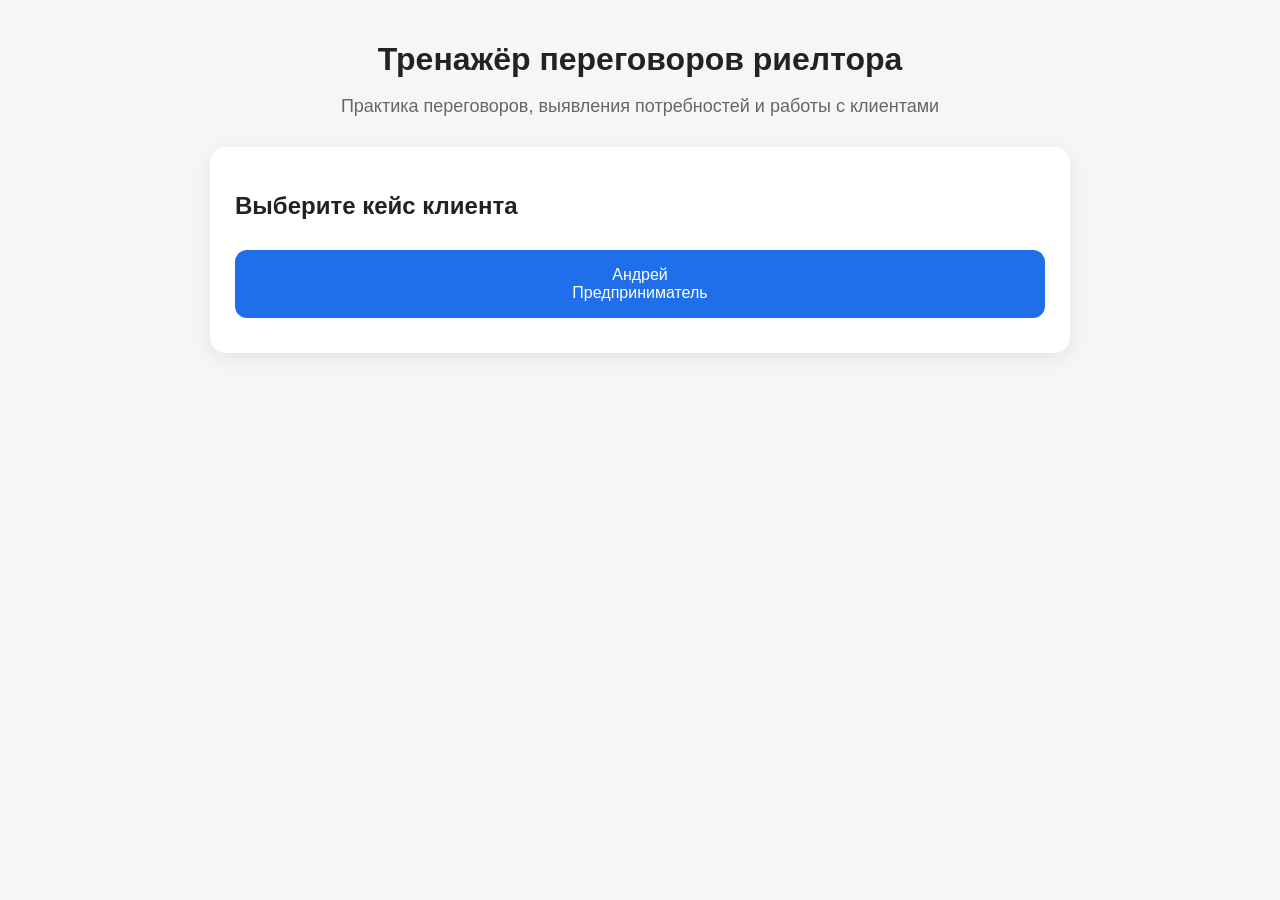
<file: index.html>
<!DOCTYPE html>
<html lang="ru">
<head>
<meta charset="UTF-8">
<meta name="viewport" content="width=device-width, initial-scale=1.0">
<title>Тренажёр переговоров риелтора</title>
<link rel="stylesheet" href="style.css">
</head>
<body>

<div class="container">
    <header class="header">
        <h1>Тренажёр переговоров риелтора</h1>
        <p>Практика переговоров, выявления потребностей и работы с клиентами</p>
    </header>

    <section id="start-screen" class="card">
        <h2>Выберите кейс клиента</h2>
        <div id="cases-list"></div>
    </section>

    <section id="trainer-screen" class="hidden">
        <div class="card">
            <h2 id="client-name"></h2>
            <p><b>Возраст:</b> <span id="client-age"></span></p>
            <p><b>Роль:</b> <span id="client-role"></span></p>
            <p><b>Ситуация:</b> <span id="client-situation"></span></p>
        </div>

        <div class="card">
            <div id="step-number"></div>
            <h3>Клиент:</h3>
            <div id="client-message"></div>

            <h3>Ваш ответ:</h3>
            <div id="answers-container"></div>
        </div>

        <div id="reaction-card" class="card hidden">
            <h3>Реакция клиента</h3>
            <p id="client-reaction"></p>

            <h3>Разбор</h3>
            <p id="step-analysis"></p>

            <button id="next-step">Следующий этап</button>
        </div>
    </section>

    <section id="result-screen" class="card hidden">
        <h2>Итог тренировки</h2>
        <h3>Профиль риелтора</h3>
        <p id="profile-text"></p>

        <h3>Навыки</h3>
        <div id="scores-container"></div>

        <button id="restart">Выбрать другой кейс</button>
    </section>
</div>

<script src="cases.js"></script>

<script>
let currentCase;
let currentStep = 0;

let scores = {
    trust:0,
    needs:0,
    communication:0,
    objection:0,
    closing:0
};

function loadCases(){
    const list = document.getElementById("cases-list");

    cases.forEach((item,index)=>{
        const button=document.createElement("button");
        button.className="case-button";
        button.innerHTML=item.client.name+"<br>"+item.client.role;
        button.onclick=()=>startCase(index);
        list.appendChild(button);
    });
}

function startCase(index){
    currentCase=cases[index];
    currentStep=0;

    scores={trust:0,needs:0,communication:0,objection:0,closing:0};

    document.getElementById("start-screen").classList.add("hidden");
    document.getElementById("trainer-screen").classList.remove("hidden");

    showStep();
}

function showStep(){
    const client=currentCase.client;
    const step=currentCase.steps[currentStep];

    document.getElementById("client-name").innerText=client.name;
    document.getElementById("client-age").innerText=client.age;
    document.getElementById("client-role").innerText=client.role;
    document.getElementById("client-situation").innerText=currentCase.situation;

    document.getElementById("step-number").innerText=
        "Этап "+(currentStep+1)+" из "+currentCase.steps.length;

    document.getElementById("client-message").innerText=step.client;

    const box=document.getElementById("answers-container");
    box.innerHTML="";

    step.answers.forEach(answer=>{
        const btn=document.createElement("button");
        btn.className="answer-button";
        btn.innerText=answer.text;
        btn.onclick=()=>chooseAnswer(answer);
        box.appendChild(btn);
    });
}

function chooseAnswer(answer){
    for(let key in answer.scores){
        scores[key]+=answer.scores[key];
    }

    document.getElementById("client-reaction").innerText=answer.reaction;
    document.getElementById("step-analysis").innerText=answer.analysis;

    document.getElementById("reaction-card").classList.remove("hidden");
}

document.getElementById("next-step").onclick=function(){
    currentStep++;

    document.getElementById("reaction-card").classList.add("hidden");

    if(currentStep < currentCase.steps.length){
        showStep();
    } else {
        showResult();
    }
};

function showResult(){
    document.getElementById("trainer-screen").classList.add("hidden");
    document.getElementById("result-screen").classList.remove("hidden");

    document.getElementById("profile-text").innerText=currentCase.result;

    const box=document.getElementById("scores-container");
    box.innerHTML="";

    for(let key in scores){
        box.innerHTML += "<p>"+key+": "+scores[key]+"</p>";
    }
}

document.getElementById("restart").onclick=function(){
    document.getElementById("result-screen").classList.add("hidden");
    document.getElementById("start-screen").classList.remove("hidden");
};

loadCases();
</script>

</body>
</html>
</file>
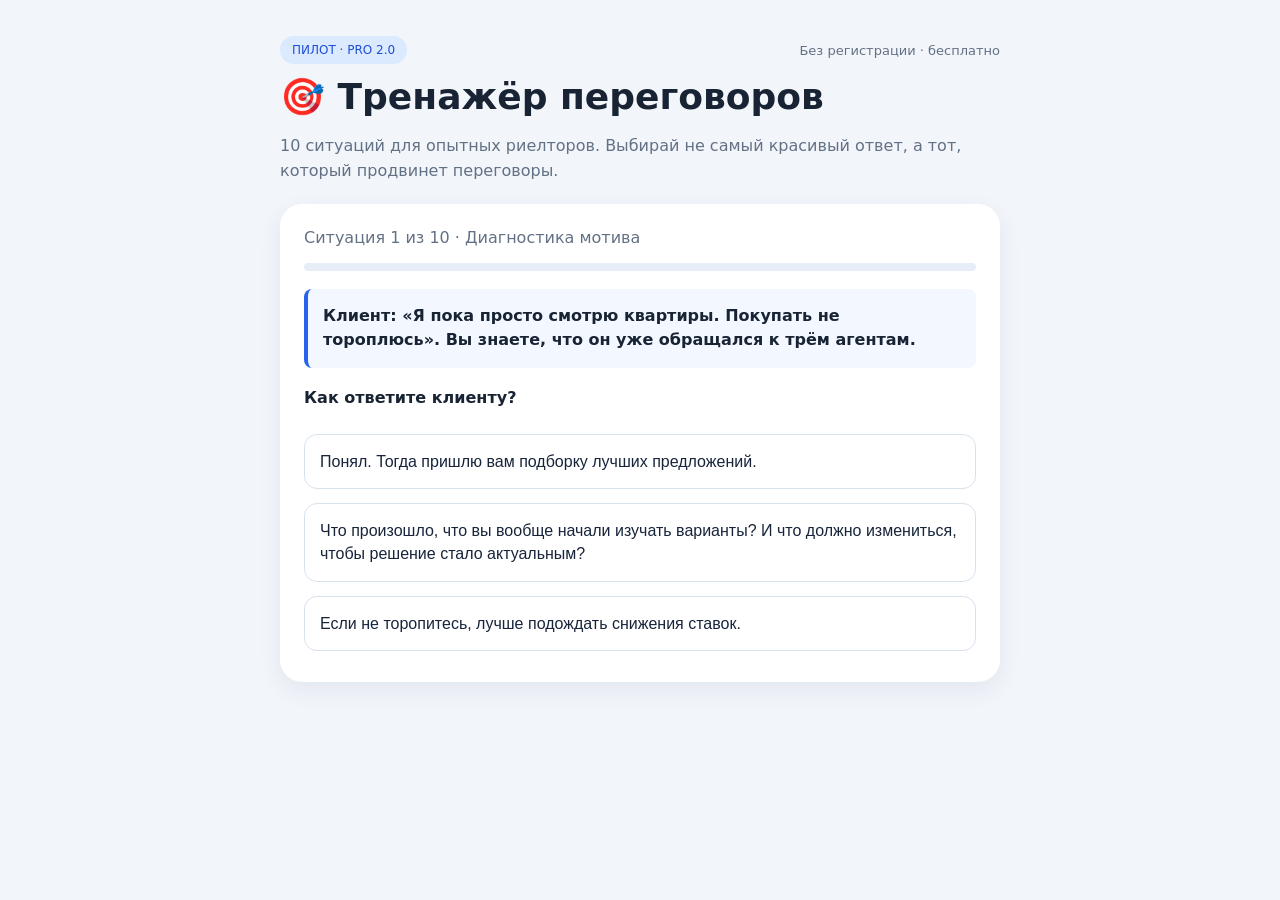
<file: index-2.html>
<!DOCTYPE html>
<html lang="ru"><head><meta charset="UTF-8"><meta name="viewport" content="width=device-width,initial-scale=1"><title>Переговорный тренажёр PRO</title><style>
:root{font-family:system-ui,-apple-system,Arial,sans-serif;color:#182333;background:#f2f5fa}*{box-sizing:border-box}body{margin:0;padding:18px}main{max-width:720px;margin:18px auto}.top{display:flex;justify-content:space-between;gap:12px;align-items:center}.tag{font-size:12px;background:#dbeafe;color:#1d4ed8;border-radius:20px;padding:7px 12px}h1{font-size:clamp(25px,5vw,36px);margin:12px 0 4px}p{line-height:1.55}.muted{color:#637185}.card{background:white;border-radius:22px;padding:24px;margin-top:20px;box-shadow:0 8px 25px #1c315012}.progress{height:8px;background:#e8eef8;border-radius:12px;overflow:hidden;margin:16px 0}.bar{height:100%;background:#2563eb;transition:width .3s}.case{border-left:4px solid #2563eb;background:#f3f7ff;padding:15px;border-radius:8px;margin:18px 0;font-weight:600;line-height:1.55}.option{width:100%;background:#fff;border:1.5px solid #d8e1ee;border-radius:13px;text-align:left;padding:15px;margin:7px 0;font-size:16px;line-height:1.45;color:#17243a;cursor:pointer}.option:active{transform:scale(.995)}.option:hover{border-color:#2563eb;background:#f7faff}.option:disabled{cursor:default}.option.chosen{border-color:#2563eb;background:#eaf1ff}.primary{background:#2563eb;color:white;border:0;border-radius:13px;padding:15px 20px;font-size:16px;font-weight:650;width:100%;margin-top:14px;cursor:pointer}.feedback{background:#f5f8fc;padding:17px;border-radius:14px;margin-top:16px}.feedback strong{display:block;margin-bottom:6px}.score{font-size:40px;font-weight:800;color:#1d4ed8}.grid{display:grid;grid-template-columns:1fr 1fr;gap:10px}.stat{padding:14px;border-radius:12px;background:#f2f6fc}.stat b{display:block;font-size:22px}.hidden{display:none}.small{font-size:13px}.sectiontitle{font-weight:700;margin-top:20px}@media(max-width:480px){body{padding:12px}.card{padding:19px}.grid{grid-template-columns:1fr 1fr}}
</style></head><body><main><div class="top"><span class="tag">ПИЛОТ · PRO 2.0</span><span class="muted small">Без регистрации · бесплатно</span></div><h1>🎯 Тренажёр переговоров</h1><p class="muted">10 ситуаций для опытных риелторов. Выбирай не самый красивый ответ, а тот, который продвинет переговоры.</p><section class="card" id="app" aria-live="polite"></section></main><script>
const cases=[
{skill:'Диагностика мотива',scene:'Клиент: «Я пока просто смотрю квартиры. Покупать не тороплюсь». Вы знаете, что он уже обращался к трём агентам.',opts:[['Понял. Тогда пришлю вам подборку лучших предложений.',1,'Подборка без понимания задачи не помогает отличиться от других агентов.'],['Что произошло, что вы вообще начали изучать варианты? И что должно измениться, чтобы решение стало актуальным?',3,'Выясняете событие-триггер и критерии готовности к решению.'],['Если не торопитесь, лучше подождать снижения ставок.',0,'Преждевременный совет без данных о ситуации клиента.']],tip:'Ищите причину поиска и условие принятия решения, а не только срок покупки.'},
{skill:'Работа с ценой',scene:'Клиент: «Квартира хорошая, но цена явно завышена. В соседнем ЖК дешевле на миллион».',opts:[['Там другое качество, здесь застройщик надёжнее.',1,'Возможное объяснение, но вы спорите с оценкой клиента до выяснения сравнения.'],['Давайте посмотрим, какие параметры вы сравнили: площадь, отделку, срок сдачи, платеж и ликвидность.',3,'Переводите возражение из эмоции в проверяемые критерии.'],['Попробую выбить для вас скидку.',1,'Скидка до анализа ценности может обесценить объект.']],tip:'Сначала согласуйте критерии сравнения, потом обсуждайте цену.'},
{skill:'Выявление лиц решения',scene:'Клиент: «Мне всё нравится, но надо ещё с супругой обсудить». Супруга ни разу не участвовала в показах.',opts:[['Конечно. Напишите, когда решите.',1,'Вы отдаёте инициативу и не узнаёте, что важно второму участнику.'],['Давайте сразу поставим бронь, чтобы цена не ушла.',0,'Давление до согласования решения в семье создаёт сопротивление.'],['Что для супруги будет главным при выборе? Может, организуем короткую встречу втроём, чтобы услышать её вопросы?',3,'Учитываете реальный процесс принятия решения и предлагаете следующий шаг.']],tip:'Выясняйте всех участников решения как можно раньше.'},
{skill:'Управление сомнением',scene:'После двух просмотров клиент говорит: «Надо подумать». До этого он активно задавал вопросы по ипотеке.',opts:[['Конечно. О чём именно хочется подумать: о квартире, платеже или самом решении покупать?',3,'Уточняете источник неопределённости без давления.'],['Понимаю, это серьёзное решение. Позвоню через неделю.',1,'Уважительно, но вы теряете возможность помочь с конкретным сомнением.'],['Предложение действует только сегодня, лучше решаться.',0,'Искусственная срочность подрывает доверие.']],tip:'«Подумаю» — сигнал к диагностике, а не автоматический отказ.'},
{skill:'Финансовая диагностика',scene:'Клиент выбирает квартиру за 11 млн. Ежемесячный платёж получается выше комфортного бюджета на 25%.',opts:[['Платежи со временем станут легче, доходы вырастут.',0,'Нельзя строить рекомендацию на неподтверждённом росте дохода.'],['Давайте проверим безопасный платёж, резерв и альтернативы: иной взнос, срок или объект.',3,'Ставите финансовую устойчивость клиента выше сделки.'],['Попробуем ещё один банк, может, одобрят.',1,'Одобрение не означает комфортную долговую нагрузку.']],tip:'Конверсия без финансовой безопасности клиента — плохой результат.'},
{skill:'Работа с конкурентом',scene:'Клиент: «Другой агент обещает ту же квартиру и ещё подарок. Зачем мне работать с вами?»',opts:[['Пусть тогда другой агент и ведёт сделку.',0,'Реакция закрывает возможность показать ценность вашей работы.'],['Мы тоже можем что-нибудь подарить.',1,'Вы переводите разговор в соревнование бонусов.'],['Справедливый вопрос. Давайте сравним, что именно входит в сопровождение и какие риски каждый из нас берёт на себя.',3,'Обсуждаете ценность, прозрачность и ответственность, а не подарок.']],tip:'Дифференцируйтесь качеством решения, а не только бонусами.'},
{skill:'Переговоры о скидке',scene:'Покупатель: «Если снизите цену на 500 тысяч, я готов купить». При этом его критерии ещё не проверены.',opts:[['Если согласуем цену, что ещё должно совпасть, чтобы вы действительно вышли на сделку?',3,'Проверяете реальность намерения и другие условия до торга.'],['Сейчас узнаю у застройщика.',1,'Вы начинаете торг без понимания готовности клиента.'],['Таких скидок не бывает.',0,'Категоричный ответ без проверки закрывает переговоры.']],tip:'Скидка — часть пакета условий, а не единственный предмет переговоров.'},
{skill:'Конфликт критериев',scene:'Пара выбирает квартиру. Один хочет вид и дизайн, другой — минимальный платёж. Разговор начинает переходить в спор.',opts:[['Предложу компромиссный объект посередине по цене.',1,'Компромисс без приоритетов может не устроить никого.'],['Давайте по очереди назовём по три обязательных критерия и один, которым готовы пожертвовать.',3,'Помогаете сформировать общую систему решения.'],['Финансовая безопасность важнее вида, лучше взять дешевле.',1,'Вы подменяете решение семьи своим выбором.']],tip:'Сначала общие критерии, потом конкретные объекты.'},
{skill:'Следующий шаг',scene:'Клиент согласен, что вариант подходит. Но в конце встречи говорит: «Ну, тогда будем на связи».',opts:[['Отлично, буду ждать звонка.',1,'Не закрепляете ни действие, ни срок.'],['Давайте зафиксируем, что осталось проверить и когда вернёмся к решению. Удобнее завтра в 18:00 или в четверг?',3,'Создаёте конкретный, согласованный следующий шаг.'],['Я тогда прямо сейчас отправлю документы на бронь.',0,'Переходите к оформлению без согласия клиента.']],tip:'У каждой результативной встречи должен быть согласованный следующий шаг.'},
{skill:'Этика и доверие',scene:'Застройщик предлагает повышенную комиссию за объект, который хуже соответствует запросу клиента, чем другой доступный вариант.',opts:[['Покажу оба варианта, честно сравню по критериям клиента и объясню свою рекомендацию.',3,'Сохраняете независимость рекомендации и долгосрочное доверие.'],['Продам объект с большей комиссией: это моя работа.',0,'Конфликт интересов ухудшает качество решения для клиента.'],['Не буду показывать объект с повышенной комиссией вообще.',1,'Скрывать подходящий вариант тоже не обязательно; важна прозрачная оценка.']],tip:'Репутация и повторные рекомендации строятся на интересах клиента.'}
];
let i=0,points=0,chosen=[],skillScores={};const app=document.getElementById('app');function escape(s){return s.replace(/[&<>"']/g,c=>({'&':'&amp;','<':'&lt;','>':'&gt;','"':'&quot;',"'":'&#39;'}[c]))}function render(){if(i>=cases.length)return results();const c=cases[i];app.innerHTML=`<div class="muted">Ситуация ${i+1} из ${cases.length} · ${escape(c.skill)}</div><div class="progress"><div class="bar" style="width:${i/cases.length*100}%"></div></div><div class="case">${escape(c.scene)}</div><p><b>Как ответите клиенту?</b></p><div id="options"></div><div id="feedback"></div>`;const el=document.getElementById('options');c.opts.forEach((o,j)=>{const b=document.createElement('button');b.className='option';b.textContent=o[0];b.onclick=()=>pick(j);el.appendChild(b)})}function pick(j){const c=cases[i],o=c.opts[j];points+=o[1];chosen.push({skill:c.skill,score:o[1]});skillScores[c.skill]=o[1];document.querySelectorAll('.option').forEach((b,k)=>{b.disabled=true;if(k===j)b.classList.add('chosen')});const f=document.getElementById('feedback');f.className='feedback';f.innerHTML=`<strong>${o[1]===3?'Сильное решение · 3/3':o[1]===1?'Частично эффективно · 1/3':'Рискованное решение · 0/3'}</strong><p>${escape(o[2])}</p><p class="muted"><b>Принцип:</b> ${escape(c.tip)}</p>`;const next=document.createElement('button');next.className='primary';next.textContent=i===cases.length-1?'Посмотреть диагностику':'Следующая ситуация →';next.onclick=()=>{i++;render();window.scrollTo({top:0,behavior:'smooth'})};f.appendChild(next)}function results(){const max=cases.length*3,pct=Math.round(points/max*100),weak=chosen.filter(x=>x.score<3).sort((a,b)=>a.score-b.score);const grade=pct>=85?'Сильная переговорная база':pct>=60?'Хороший уровень с точками роста':'Есть навыки, которые стоит усилить';app.innerHTML=`<h2>Тренировка завершена</h2><div class="score">${points} / ${max}</div><p><b>${grade}</b> · ${pct}%</p><div class="grid"><div class="stat"><span class="muted">Сильных решений</span><b>${chosen.filter(x=>x.score===3).length}</b></div><div class="stat"><span class="muted">Зон развития</span><b>${weak.length}</b></div></div><p class="sectiontitle">Диагностика по навыкам</p><div id="skills"></div><p class="sectiontitle">Что потренировать дальше</p><div id="tips"></div><button class="primary" id="restart">Пройти заново ↻</button><p class="muted small">Это учебная симуляция с заранее заданными вариантами, а не ИИ-анализ свободной речи. Результат показывает выбор в 10 ситуациях, но не измеряет реальную конверсию.</p>`;document.getElementById('skills').innerHTML=chosen.map(x=>`<p style="margin:9px 0">${escape(x.skill)} — <b>${x.score}/3</b></p>`).join('');document.getElementById('tips').innerHTML=weak.length?weak.slice(0,3).map(x=>`<p>• ${escape(x.skill)}: вернитесь к этому типу ситуации и попробуйте сформулировать ответ своими словами.</p>`).join(''):'<p>Во всех ситуациях выбраны сильные варианты. Следующий уровень — практика свободного диалога с живым партнёром.</p>';document.getElementById('restart').onclick=()=>{i=0;points=0;chosen=[];skillScores={};render();window.scrollTo({top:0,behavior:'smooth'})}}render();
</script></body></html>
</file>
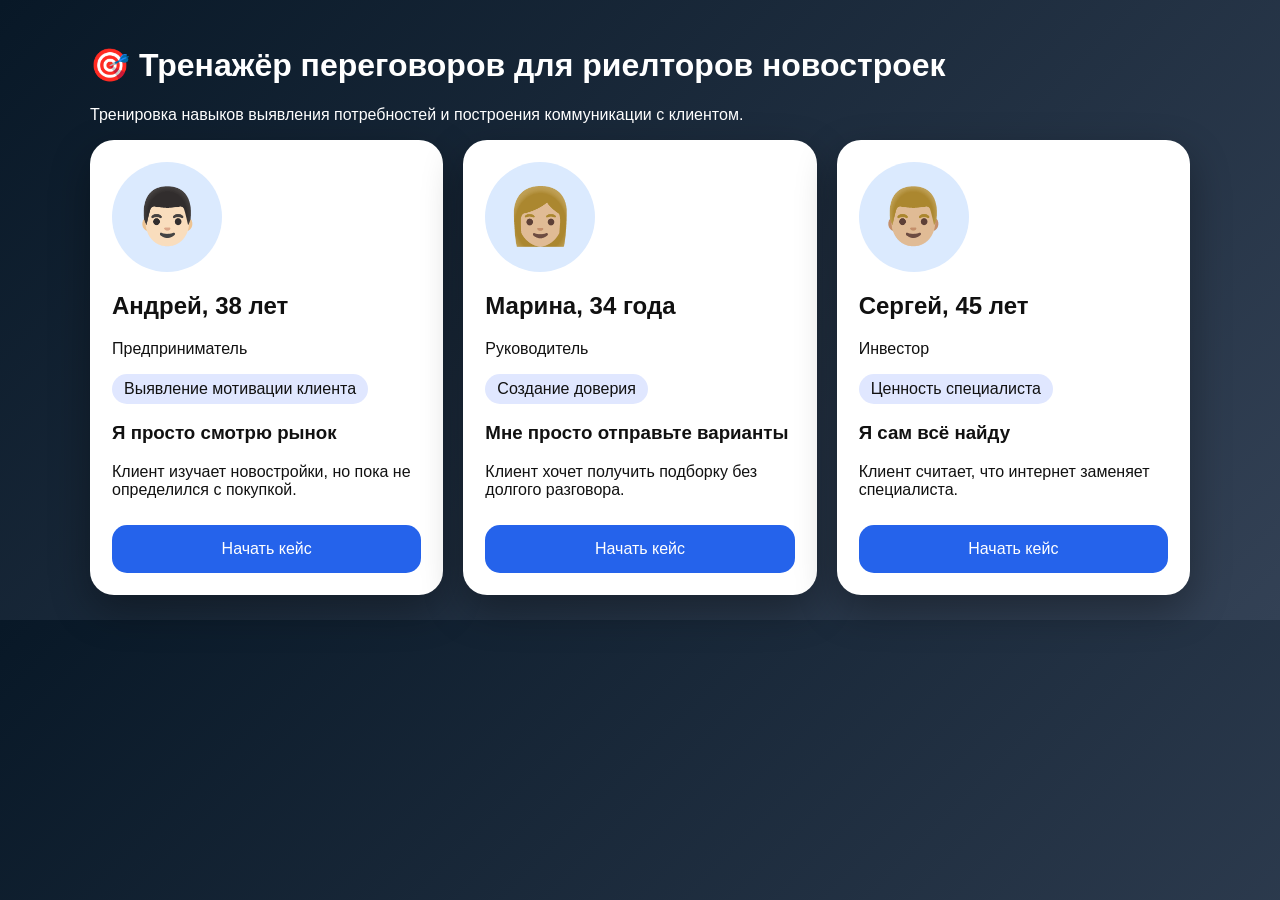
<file: trainer_schematic_version.html>
<!DOCTYPE html>
<html lang="ru">
<head>
<meta charset="UTF-8">
<meta name="viewport" content="width=device-width,initial-scale=1">
<title>Тренажёр переговоров для риелторов новостроек</title>
<style>
body{margin:0;font-family:Arial;background:linear-gradient(135deg,#081827,#334155);color:#fff}
.container{max-width:1100px;margin:auto;padding:25px}
.grid{display:grid;grid-template-columns:repeat(auto-fit,minmax(270px,1fr));gap:20px}
.card{background:white;color:#111;border-radius:24px;padding:22px;box-shadow:0 15px 40px #0005}
.avatar{width:110px;height:110px;border-radius:50%;background:#dbeafe;display:flex;align-items:center;justify-content:center;font-size:55px}
.tag{display:inline-block;background:#e0e7ff;padding:6px 12px;border-radius:20px}
button{width:100%;padding:15px;border:0;border-radius:15px;background:#2563eb;color:white;font-size:16px;margin-top:10px}
.answer{background:#f1f5f9;color:#111;text-align:left}
.info{background:#eef2ff;padding:15px;border-radius:15px}
</style>
</head>
<body>
<div class="container">
<h1>🎯 Тренажёр переговоров для риелторов новостроек</h1>
<p>Тренировка навыков выявления потребностей и построения коммуникации с клиентом.</p>
<div id="app"></div>
</div>

<script>
const cases=[
{
name:"Андрей, 38 лет",
job:"Предприниматель",
avatar:"👨🏻",
skill:"Выявление мотивации клиента",
title:"Я просто смотрю рынок",
text:"Клиент изучает новостройки, но пока не определился с покупкой.",
dialog:"Я пока просто смотрю варианты. Ничего конкретного покупать не планирую.",
answers:[
"Отправлю несколько вариантов, чтобы вы посмотрели.",
"Подскажите, что стало причиной интереса к новостройкам? Хочу понять вашу задачу.",
"Расскажу о проектах, которые сейчас интересны на рынке."
]
},
{
name:"Марина, 34 года",
job:"Руководитель",
avatar:"👩🏼",
skill:"Создание доверия",
title:"Мне просто отправьте варианты",
text:"Клиент хочет получить подборку без долгого разговора.",
dialog:"У меня мало времени. Просто отправьте варианты.",
answers:[
"Отправлю несколько популярных вариантов.",
"Чтобы не прислать лишнее, уточню пару моментов о вашей ситуации.",
"Сначала нужно подробно поговорить."
]
},
{
name:"Сергей, 45 лет",
job:"Инвестор",
avatar:"👨🏼",
skill:"Ценность специалиста",
title:"Я сам всё найду",
text:"Клиент считает, что интернет заменяет специалиста.",
dialog:"Зачем мне риелтор? Всё есть в интернете.",
answers:[
"Вы правы, информации много. Давайте разберём, что важно именно в вашей ситуации.",
"Риелтор знает рынок лучше.",
"Тогда ищите самостоятельно."
]
}
];

function show(){
document.getElementById("app").innerHTML="<div class='grid'>"+cases.map((c,i)=>`
<div class='card'>
<div class='avatar'>${c.avatar}</div>
<h2>${c.name}</h2>
<p>${c.job}</p>
<div class='tag'>${c.skill}</div>
<h3>${c.title}</h3>
<p>${c.text}</p>
<button onclick="openCase(${i})">Начать кейс</button>
</div>`).join("")+"</div>";
}

function openCase(i){
let c=cases[i];
document.getElementById("app").innerHTML=`
<div class="card">
<div class="avatar">${c.avatar}</div>
<h2>${c.name}</h2>
<div class="info">${c.dialog}</div>
<h3>Как вы ответите?</h3>
${c.answers.map(a=>`<button class="answer">${a}</button>`).join("")}
<button onclick="show()">Назад</button>
</div>`;
}
show();
</script>
</body>
</html>
</file>
<file: style.css>
* {
    box-sizing: border-box;
}

body {
    margin: 0;
    padding: 0;
    font-family: Arial, sans-serif;
    background: #f4f6f8;
    color: #222;
}

.container {
    max-width: 900px;
    margin: 0 auto;
    padding: 20px;
}

.header {
    text-align: center;
    margin-bottom: 30px;
}

.header h1 {
    font-size: 32px;
    margin-bottom: 10px;
}

.header p {
    color: #666;
    font-size: 18px;
}

.card {
    background: white;
    border-radius: 16px;
    padding: 25px;
    margin-bottom: 20px;
    box-shadow: 0 5px 20px rgba(0,0,0,0.08);
}

.hidden {
    display: none;
}

.case-button,
.answer-button,
button {
    width: 100%;
    padding: 16px;
    margin: 10px 0;
    border: none;
    border-radius: 12px;
    background: #1f6feb;
    color: white;
    font-size: 16px;
    cursor: pointer;
}

.case-button:hover,
.answer-button:hover,
button:hover {
    opacity: 0.85;
}

.client-card {
    border-left: 6px solid #1f6feb;
}

.client-info p {
    font-size: 17px;
    line-height: 1.5;
}

.message {
    background: #eef3f8;
    padding: 20px;
    border-radius: 12px;
    font-size: 18px;
    margin-bottom: 20px;
}

.answer-button {
    background: #333;
}

#reaction-card {
    border-left: 6px solid #28a745;
}

#result-screen {
    text-align: center;
}

.scores p {
    background: #f0f0f0;
    padding: 10px;
    border-radius: 8px;
}

@media(max-width:600px){
    .container {
        padding: 12px;
    }

    .header h1 {
        font-size: 26px;
    }

    .card {
        padding: 18px;
    }
}
</file>
